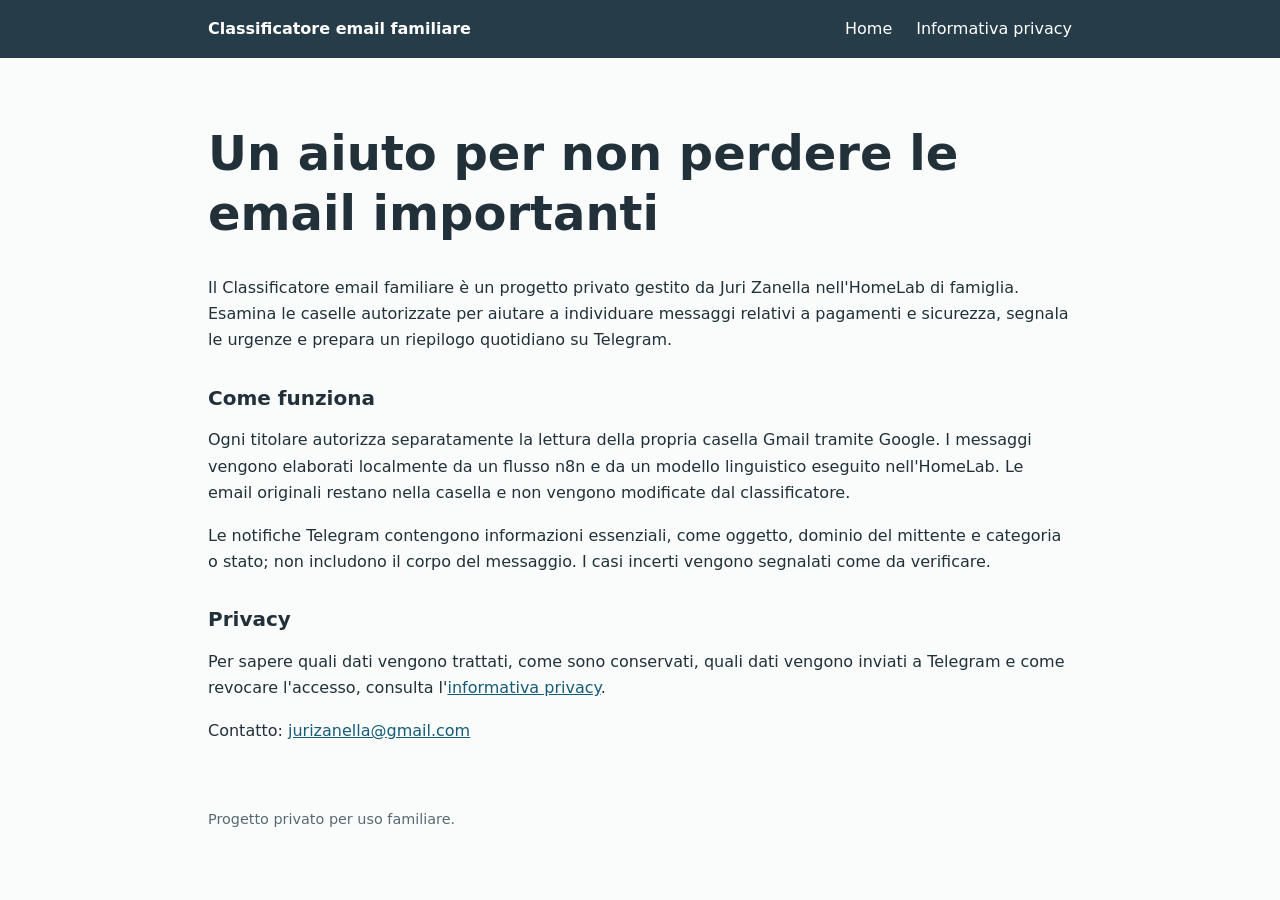
<file: index.html>
<!doctype html>
<html lang="it">
<head>
  <meta charset="utf-8">
  <meta name="viewport" content="width=device-width, initial-scale=1">
  <meta name="robots" content="noindex, nofollow">
  <title>Classificatore email familiare</title>
  <link rel="stylesheet" href="style.css">
</head>
<body>
<header><div class="wrap"><a class="brand" href="./">Classificatore email familiare</a><nav><a href="./">Home</a><a href="privacy.html">Informativa privacy</a></nav></div></header>
<main class="wrap">
  <h1>Un aiuto per non perdere le email importanti</h1>
  <p>Il Classificatore email familiare è un progetto privato gestito da Juri Zanella nell'HomeLab di famiglia. Esamina le caselle autorizzate per aiutare a individuare messaggi relativi a pagamenti e sicurezza, segnala le urgenze e prepara un riepilogo quotidiano su Telegram.</p>
  <h2>Come funziona</h2>
  <p>Ogni titolare autorizza separatamente la lettura della propria casella Gmail tramite Google. I messaggi vengono elaborati localmente da un flusso n8n e da un modello linguistico eseguito nell'HomeLab. Le email originali restano nella casella e non vengono modificate dal classificatore.</p>
  <p>Le notifiche Telegram contengono informazioni essenziali, come oggetto, dominio del mittente e categoria o stato; non includono il corpo del messaggio. I casi incerti vengono segnalati come da verificare.</p>
  <h2>Privacy</h2>
  <p>Per sapere quali dati vengono trattati, come sono conservati, quali dati vengono inviati a Telegram e come revocare l'accesso, consulta l'<a href="privacy.html">informativa privacy</a>.</p>
  <p>Contatto: <a href="mailto:jurizanella@gmail.com">jurizanella@gmail.com</a></p>
</main>
<footer class="wrap">Progetto privato per uso familiare.</footer>
</body>
</html>
</file>
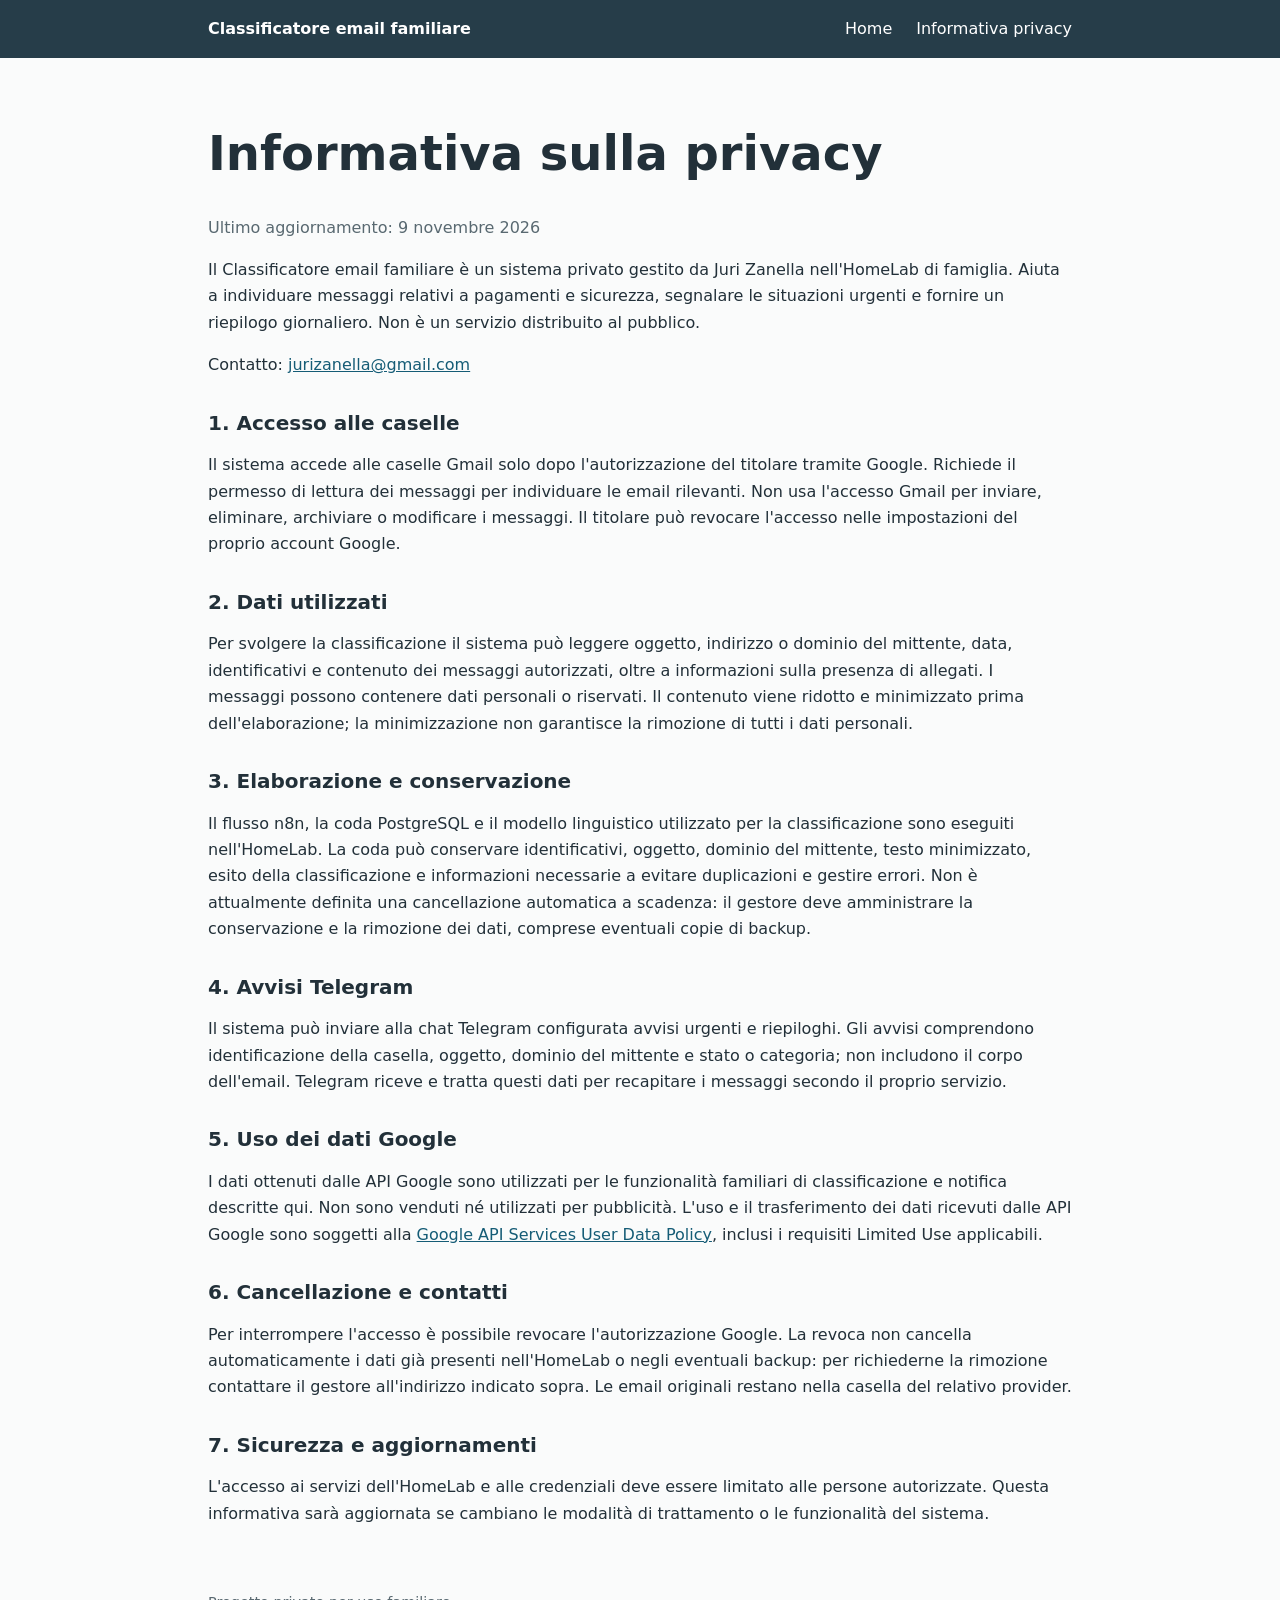
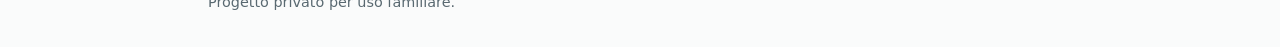
<file: privacy.html>
<!doctype html>
<html lang="it">
<head>
  <meta charset="utf-8">
  <meta name="viewport" content="width=device-width, initial-scale=1">
  <meta name="robots" content="noindex, nofollow">
  <title>Informativa privacy — Classificatore email familiare</title>
  <link rel="stylesheet" href="style.css">
</head>
<body>
<header><div class="wrap"><a class="brand" href="./">Classificatore email familiare</a><nav><a href="./">Home</a><a href="privacy.html">Informativa privacy</a></nav></div></header>
<main class="wrap">
  <h1>Informativa sulla privacy</h1>
  <p class="date">Ultimo aggiornamento: 9 novembre 2026</p>
  <p>Il Classificatore email familiare è un sistema privato gestito da Juri Zanella nell'HomeLab di famiglia. Aiuta a individuare messaggi relativi a pagamenti e sicurezza, segnalare le situazioni urgenti e fornire un riepilogo giornaliero. Non è un servizio distribuito al pubblico.</p>
  <p>Contatto: <a href="mailto:jurizanella@gmail.com">jurizanella@gmail.com</a></p>
  <h2>1. Accesso alle caselle</h2>
  <p>Il sistema accede alle caselle Gmail solo dopo l'autorizzazione del titolare tramite Google. Richiede il permesso di lettura dei messaggi per individuare le email rilevanti. Non usa l'accesso Gmail per inviare, eliminare, archiviare o modificare i messaggi. Il titolare può revocare l'accesso nelle impostazioni del proprio account Google.</p>
  <h2>2. Dati utilizzati</h2>
  <p>Per svolgere la classificazione il sistema può leggere oggetto, indirizzo o dominio del mittente, data, identificativi e contenuto dei messaggi autorizzati, oltre a informazioni sulla presenza di allegati. I messaggi possono contenere dati personali o riservati. Il contenuto viene ridotto e minimizzato prima dell'elaborazione; la minimizzazione non garantisce la rimozione di tutti i dati personali.</p>
  <h2>3. Elaborazione e conservazione</h2>
  <p>Il flusso n8n, la coda PostgreSQL e il modello linguistico utilizzato per la classificazione sono eseguiti nell'HomeLab. La coda può conservare identificativi, oggetto, dominio del mittente, testo minimizzato, esito della classificazione e informazioni necessarie a evitare duplicazioni e gestire errori. Non è attualmente definita una cancellazione automatica a scadenza: il gestore deve amministrare la conservazione e la rimozione dei dati, comprese eventuali copie di backup.</p>
  <h2>4. Avvisi Telegram</h2>
  <p>Il sistema può inviare alla chat Telegram configurata avvisi urgenti e riepiloghi. Gli avvisi comprendono identificazione della casella, oggetto, dominio del mittente e stato o categoria; non includono il corpo dell'email. Telegram riceve e tratta questi dati per recapitare i messaggi secondo il proprio servizio.</p>
  <h2>5. Uso dei dati Google</h2>
  <p>I dati ottenuti dalle API Google sono utilizzati per le funzionalità familiari di classificazione e notifica descritte qui. Non sono venduti né utilizzati per pubblicità. L'uso e il trasferimento dei dati ricevuti dalle API Google sono soggetti alla <a href="https://developers.google.com/terms/api-services-user-data-policy">Google API Services User Data Policy</a>, inclusi i requisiti Limited Use applicabili.</p>
  <h2>6. Cancellazione e contatti</h2>
  <p>Per interrompere l'accesso è possibile revocare l'autorizzazione Google. La revoca non cancella automaticamente i dati già presenti nell'HomeLab o negli eventuali backup: per richiederne la rimozione contattare il gestore all'indirizzo indicato sopra. Le email originali restano nella casella del relativo provider.</p>
  <h2>7. Sicurezza e aggiornamenti</h2>
  <p>L'accesso ai servizi dell'HomeLab e alle credenziali deve essere limitato alle persone autorizzate. Questa informativa sarà aggiornata se cambiano le modalità di trattamento o le funzionalità del sistema.</p>
</main>
<footer class="wrap">Progetto privato per uso familiare.</footer>
</body>
</html>
</file>
<file: style.css>
:root { color-scheme: light; font-family: system-ui, sans-serif; color: #223039; background: #fafbfb; }
body { margin: 0; line-height: 1.65; }
.wrap { max-width: 54rem; margin: auto; padding: 0 1.5rem; }
header { background: #263d49; color: #fff; }
header .wrap { display: flex; align-items: center; justify-content: space-between; gap: 1rem; flex-wrap: wrap; padding-top: 1rem; padding-bottom: 1rem; }
header a { color: #fff; text-decoration: none; }
.brand { font-weight: 700; }
nav { display: flex; gap: 1.5rem; }
main { padding-top: 2rem !important; padding-bottom: 3rem !important; }
h1, h2 { line-height: 1.25; }
h1 { font-size: clamp(2rem, 4vw, 3rem); }
h2 { margin-top: 2rem; font-size: 1.25rem; }
a { color: #155c76; }
.date { color: #596971; }
footer { padding-bottom: 2rem !important; color: #596971; font-size: .9rem; }
</file>
